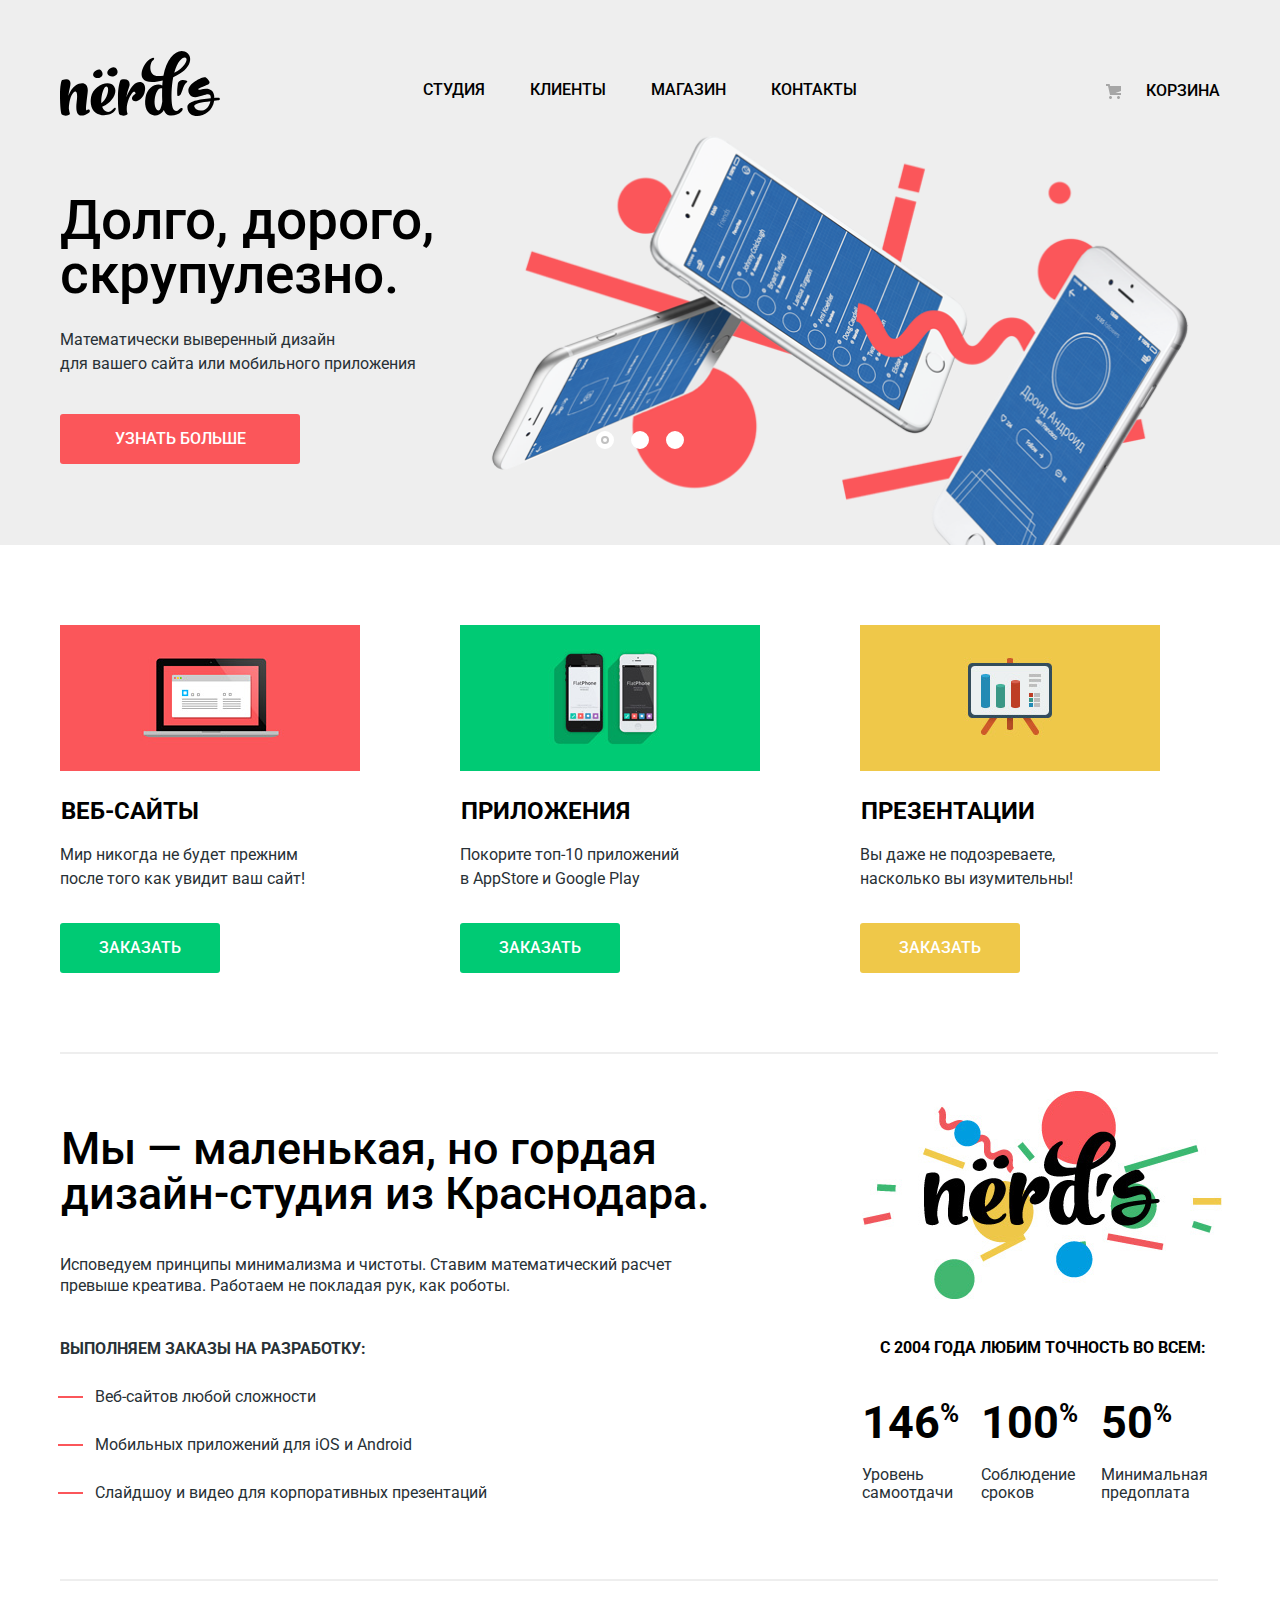
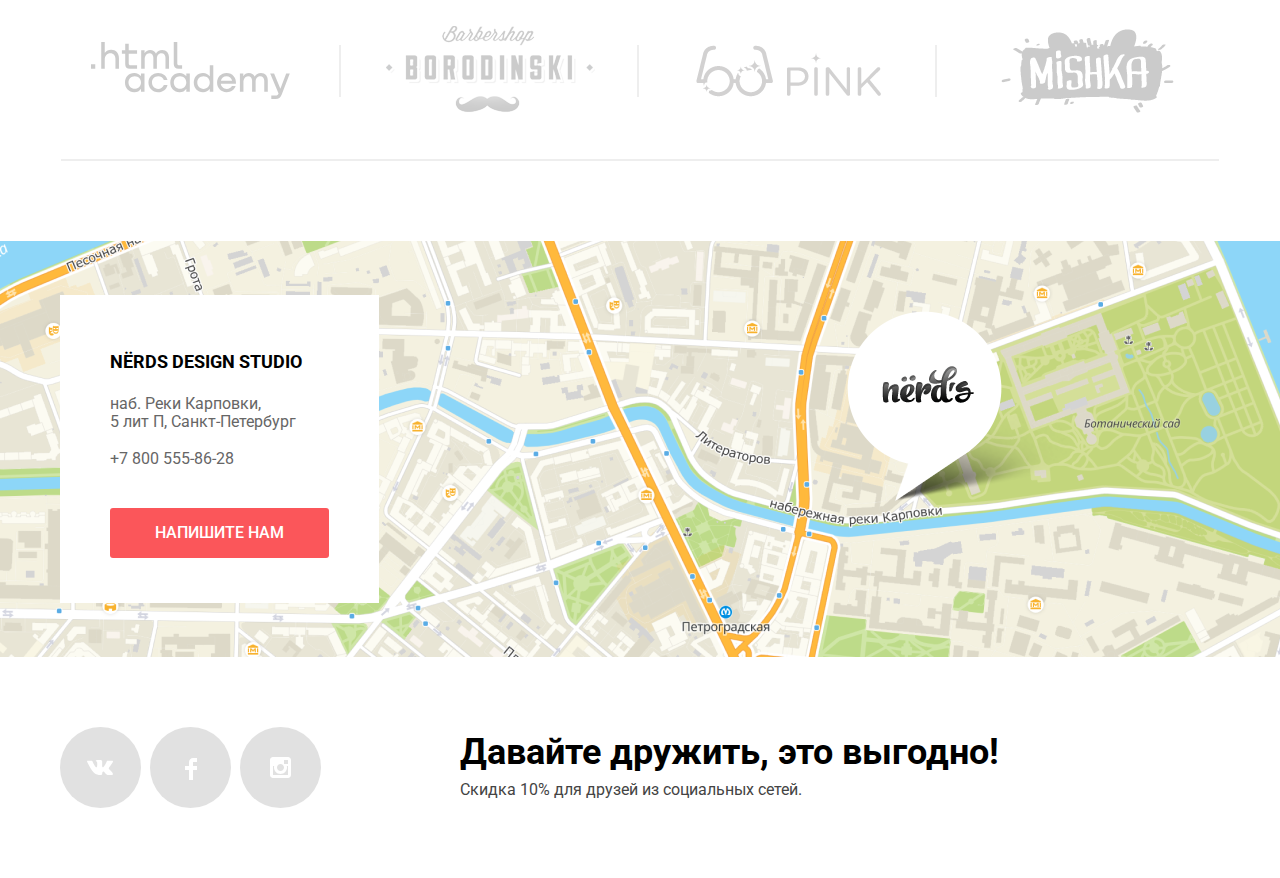
<file: index.html>
<!DOCTYPE html>
<html class="page" lang="ru">

<head>
  <meta charset="utf-8">
  <title>Нёрдс</title>
  <link rel="preconnect" href="https://fonts.gstatic.com">
  <link href="https://fonts.googleapis.com/css2?family=Roboto:wght@400;700&display=swap" rel="stylesheet">
  <link href="normalize.css" rel="stylesheet">
  <link href="css/style.min.css" rel="stylesheet">
  <link rel="icon" href="favicon.ico">
  <link rel="icon" href="favicon/icon.svg" type="image/svg+xml">
  <link rel="apple-touch-icon" href="favicon/180.png">
  <link rel="manifest" href="manifest.webmanifest">
</head>

<body class="page-body">
  <header class="header">
    <div class="header__inner container">
      <a href="index.html" class="logo">
        <img src="img/nerds-logo.svg" alt="Логотип компании" class="logo__img" height="160" width="65">
      </a>
      <nav class="menu">
        <ul class="menu__list">
          <li class="menu__item">
            <a href="blank.html" class="menu__link">Студия</a>
          </li>
          <li class="menu__item">
            <a href="blank.html" class="menu__link">Клиенты</a>
          </li>
          <li class="menu__item">
            <a href="catalog.html" class="menu__link">Магазин</a>
          </li>
          <li class="menu__item">
            <a href="blank.html" class="menu__link">Контакты</a>
          </li>
        </ul>
      </nav>
      <div class="cart">
        <a href="blank.html" class="cart__link">Корзина</a>
      </div>
    </div>
  </header>
  <main>

    <h1 class="visually-hidden">Дизайн-студия Nёrds</h1>
    <div class="div-slider">
      <section class="slider container">
        <h2 class="visually-hidden">Слайдер</h2>
        <figure class="slide slide--current">
          <figcaption>
            <h3>Долго, дорого, скрупулезно.</h3>
            <p>
              Математически выверенный дизайн <br>
              для вашего сайта или мобильного приложения
            </p>
            <a href="blank.html" class="button">Узнать больше</a>
          </figcaption>
          <img class="nerds-slide-img" src="img/nerds-index-slide1.png" width="760" height="431" alt="Слайд 1">
        </figure>

        <figure class="slide">
          <figcaption>
            <h3 class="h-slide2">Любим математику <br>
              как никто другой</h3>
            <p>Никакого креатива, только математические формулы для расчета идеальных пропорций</p>
            <a href="blank.html" class="button">Узнать больше</a>
          </figcaption>
          <img src="img/nerds-index-slide2.png" width="760" height="431" alt="Слайд 2">
        </figure>

        <figure class="slide">
          <figcaption>
            <h3>Только ночь,<br>
              только хардкор</h3>
            <p>Работать днем, как все? Мы против этого.<br>
              Ближе к полуночи работа только начинается.</p>
            <a href="blank.html" class="button">Узнать больше</a>
          </figcaption>
          <img src="img/nerds-index-slide3.png" width="760" height="431" alt="Слайд 3">
        </figure>
        <div class="slider-controls">
          <button type="button" class="current" aria-label="Переключите на первый слайд"></button>
          <button type="button" aria-label="Переключите на второй слайд"></button>
          <button type="button" aria-label="Переключите на третий слайд"></button>
        </div>
      </section>
    </div>


    <section class="services container">
      <h2 class="visually-hidden">Услуги</h2>
      <ul class="services-list">
        <li class="services-item">
          <a class="services-img">
            <img src="img/illustration-1.png" width="300" height="146" alt="Иллюстрация к веб-сайтам">
          </a>
          <h3 class="services_h">ВЕБ-САЙТЫ</h3>
          <p class="services_p">Мир никогда не будет прежним после того как увидит ваш сайт!</p>
          <a href="blank.html" class="button button-services services-button1">ЗАКАЗАТЬ</a>
        </li>

        <li class="services-item">
          <a class="services-img">
            <img src="img/illustration-2.png" width="300" height="146" alt="Иллюстрация к приложениям">
          </a>
          <h3 class="services_h">ПРИЛОЖЕНИЯ</h3>
          <p class="services_p">Покорите топ-10 приложений<br>
             в AppStore и Google Play</p>
          <a href="blank.html" class="button button-services services-button2" >ЗАКАЗАТЬ</a>
        </li>
        <li class="services-item">
          <a class="services-img">
            <img src="img/illustration-3.png" width="300" height="146" alt="Иллюстрация к презентациям">
          </a>
          <h3 class="services_h">ПРЕЗЕНТАЦИИ</h3>
          <p class="services_p">Вы даже не подозреваете, насколько вы изумительны!</p>
          <a href="blank.html" class="button button-services services-button3">ЗАКАЗАТЬ</a>
        </li>
      </ul>
    </section>
    <section class="about-company-section container">
      <div class="about-company">
        <h2 class="slogan">Мы — маленькая, но гордая дизайн-студия из Краснодара.</h2>
        <p class="about-company_p">Исповедуем принципы минимализма и чистоты. Ставим математический расчет превыше креатива. Работаем не
          покладая рук, как роботы.</p>

        <p class="benefits">Выполняем заказы на разработку:</p>
        <ul class="benefits-list">
          <li class="benefits-item">Веб-сайтов любой сложности</li>
          <li class="benefits-item">Мобильных приложений для iOS и Android</li>
          <li class="benefits-item">Слайдшоу и видео для корпоративных презентаций</li>
        </ul>
      </div>
      <div class="working-conditions">
        <h2 class="visually-hidden">Условия работы</h2>
        <img class="nerds-illustration" src="img/nerds-illustration.jpg" width="360" height="208" alt="Иллюстрация о
        компании">
        <h3 class="working-conditions-header">с 2004 года любим
          точность во всем:</h3>
        <dl class="about-company-list">
          <dt class="about-company-item">146<span class="about-company-span">%</span></dt>
          <dd class="about-company-definition">Уровень самоотдачи</dd>

          <dt class="about-company-item">100<span class="about-company-span">%</span></dt>
          <dd class="about-company-definition">Соблюдение сроков</dd>

          <dt class="about-company-item">50<span class="about-company-span">%</span></dt>
          <dd class="about-company-definition">Минимальная предоплата</dd>
        </dl>
      </div>
    </section>

    <section class="clients-section container" aria-label="Список наших клиентов">
      <h2 class="visually-hidden">Клиенты</h2>
      <a class="clients" href="https://htmlacademy.ru/intensive/htmlcss">
        <img class="img-clients img-clients-academy" src="img/htmlacademy.svg" width="199" height="57" alt="Логотип htmlacademy">
      </a>
      <a class="clients">
        <img class="img-clients" src="img/borodinskiy.svg" width="209" height="90" alt="Логотип Бородинский">
      </a>
      <a class="clients">
        <img class="img-clients" src="img/pink.svg" width="185" height="52" alt="Логотип Pink">
      </a>
      <a class="clients">
        <img class="img-clients img-clients-mishka" src="img/mishka.svg" width="173" height="84" alt="Логотип Mishka">
      </a>
    </section>
  </main>
  <footer class="page-footer main-footer">
    <section class="contacts">
      <h2 class="visually-hidden">Контакты</h2>

      <figure class="contacts-figure">
        <figcaption class="contacts-figcaption">
          <h3>NЁRDS DESIGN STUDIO</h3>
          <p class="address">наб. Реки Карповки,<br>
           5 лит П, Санкт-Петербург</p>
          <a class="contacts-phone" aria-label="Позвоните нам по телефону" href="tel:+78005558628">+7 800 555-86-28</a>
          <a href="blank.html" class="button button-write">НАПИШИТЕ НАМ</a>
        </figcaption>
        <iframe class="map" src="https://www.google.com/maps/embed?pb=!1m14!1m12!1m3!1d1996.8178647588418!2d30.31519231582784!3d59.9683446666643!2m3!1f0!2f0!3f0!3m2!1i1024!2i768!4f13.1!5e0!3m2!1sru!2sru!4v1626436543969!5m2!1sru!2sru"
        width="1440" height="416" style="border:0;" allowfullscreen="" loading="lazy">
      </iframe>
      </figure>
    </section>
    <section class="footer-social container">

      <ul class="social-list">
        <li>
          <a class="social-button social-button--vk" href="blank.html" aria-label="Мы вконтакте" >
          </a>
        </li>
        <li>
          <a class="social-button social-button--fb" href="blank.html" aria-label="Мы на фейсбуке" >
          </a>
        </li>
        <li>
          <a class="social-button social-button--insta" href="blank.html" aria-label="Мы в инстаграме" >
          </a>
        </li>
      </ul>
      <div>
        <h3>Давайте дружить, это выгодно!</h3>
        <p>Скидка 10% для друзей из социальных сетей.</p>
      </div>
    </section>
  </footer>

  <section class="popup">
    <h3 class="popup-h">Напишите нам</h3>
    <p class="popup-item-p">
      <label for="popup-name">Ваше имя:</label>
      <input class="popup-name" id="popup-name" type="text" name="name" placeholder="Имя Фамилия">
    </p>
    <p class="popup-item-p">
      <label for="popup-email">Ваш email:</label>
      <input class="popup-name" id="popup-email" type="email" name="email" placeholder="email@example.com">
    </p>
    <p class="popup-item-text">
      <label for="popup-letter">Текст письма:</label>
      <textarea class="popup-letter" id="popup-letter" name="letter" placeholder="В свободной форме">
        </textarea>
    </p>
    <button class="button popup-button" type="submit">Отправить</button>
    <button class="popup-close" aria-label="Закрыть окно">
    </button>
  </section>
</body>

</html>
</file>
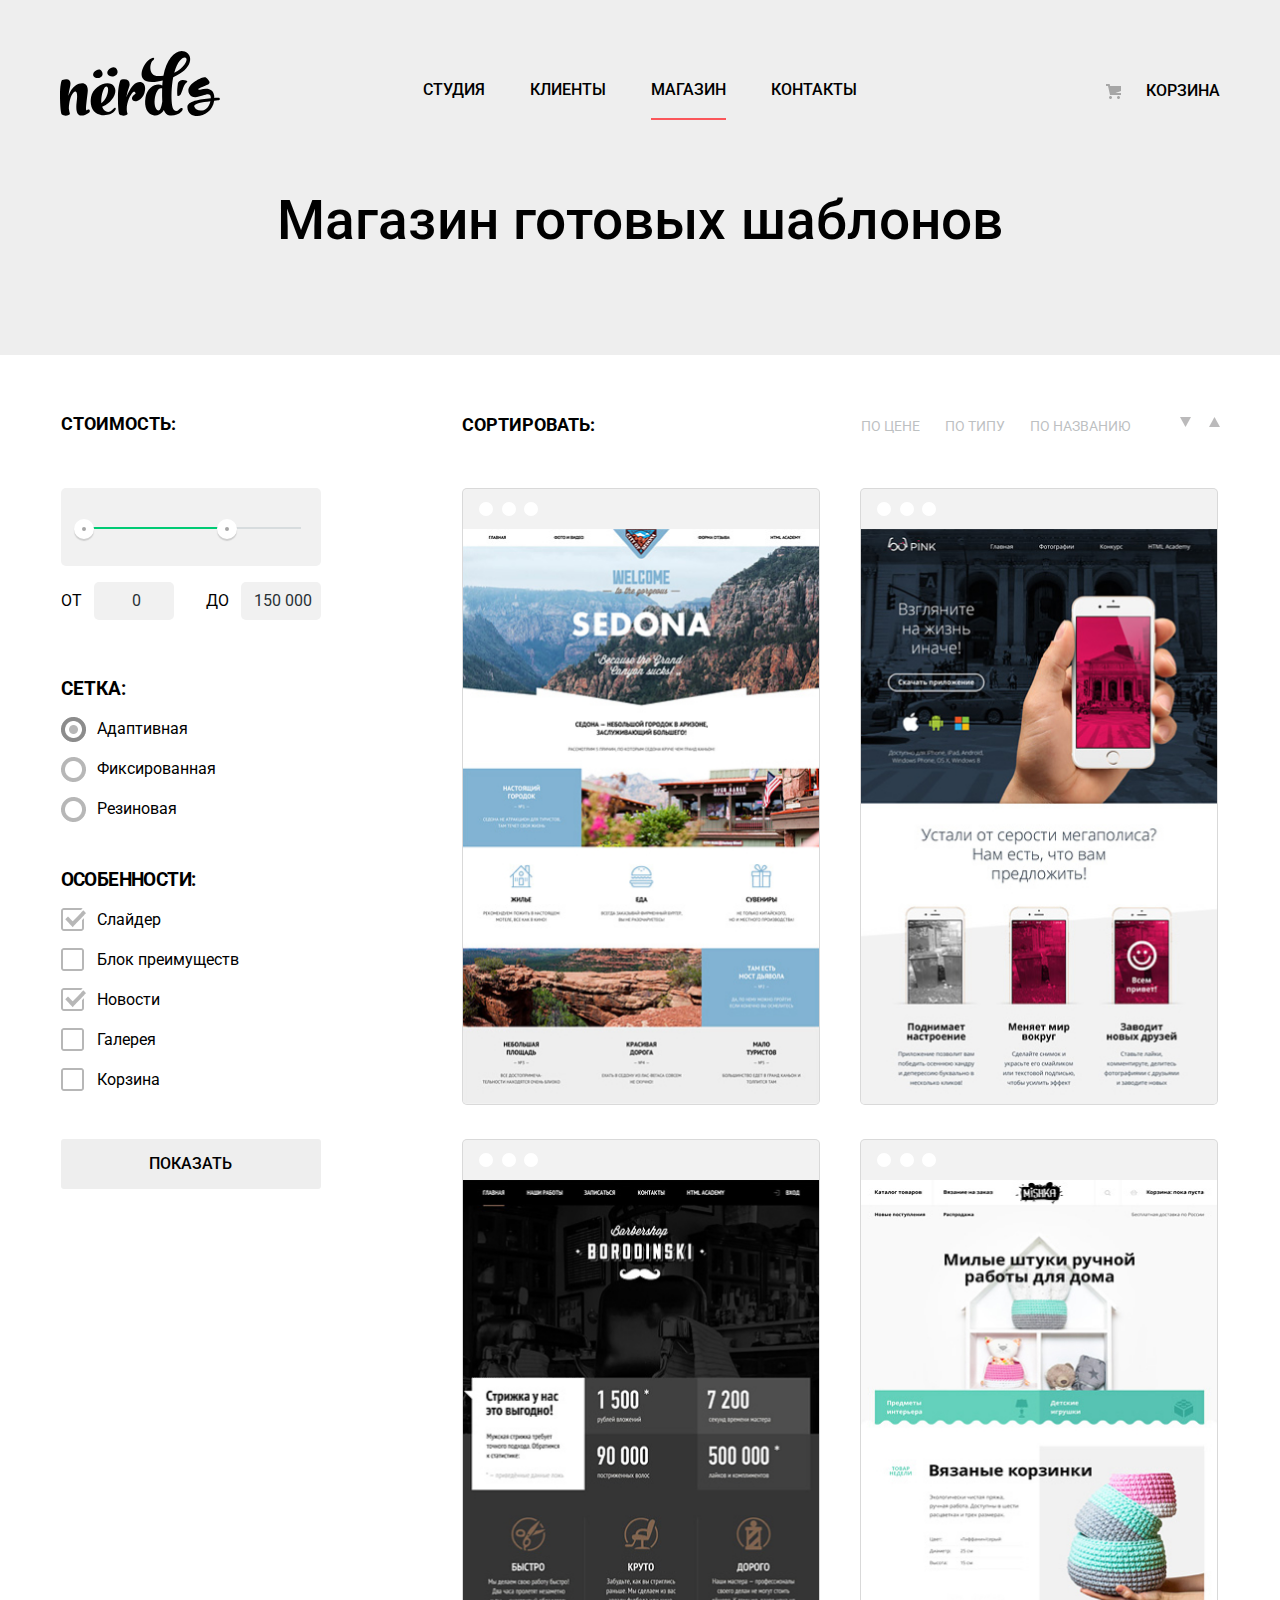
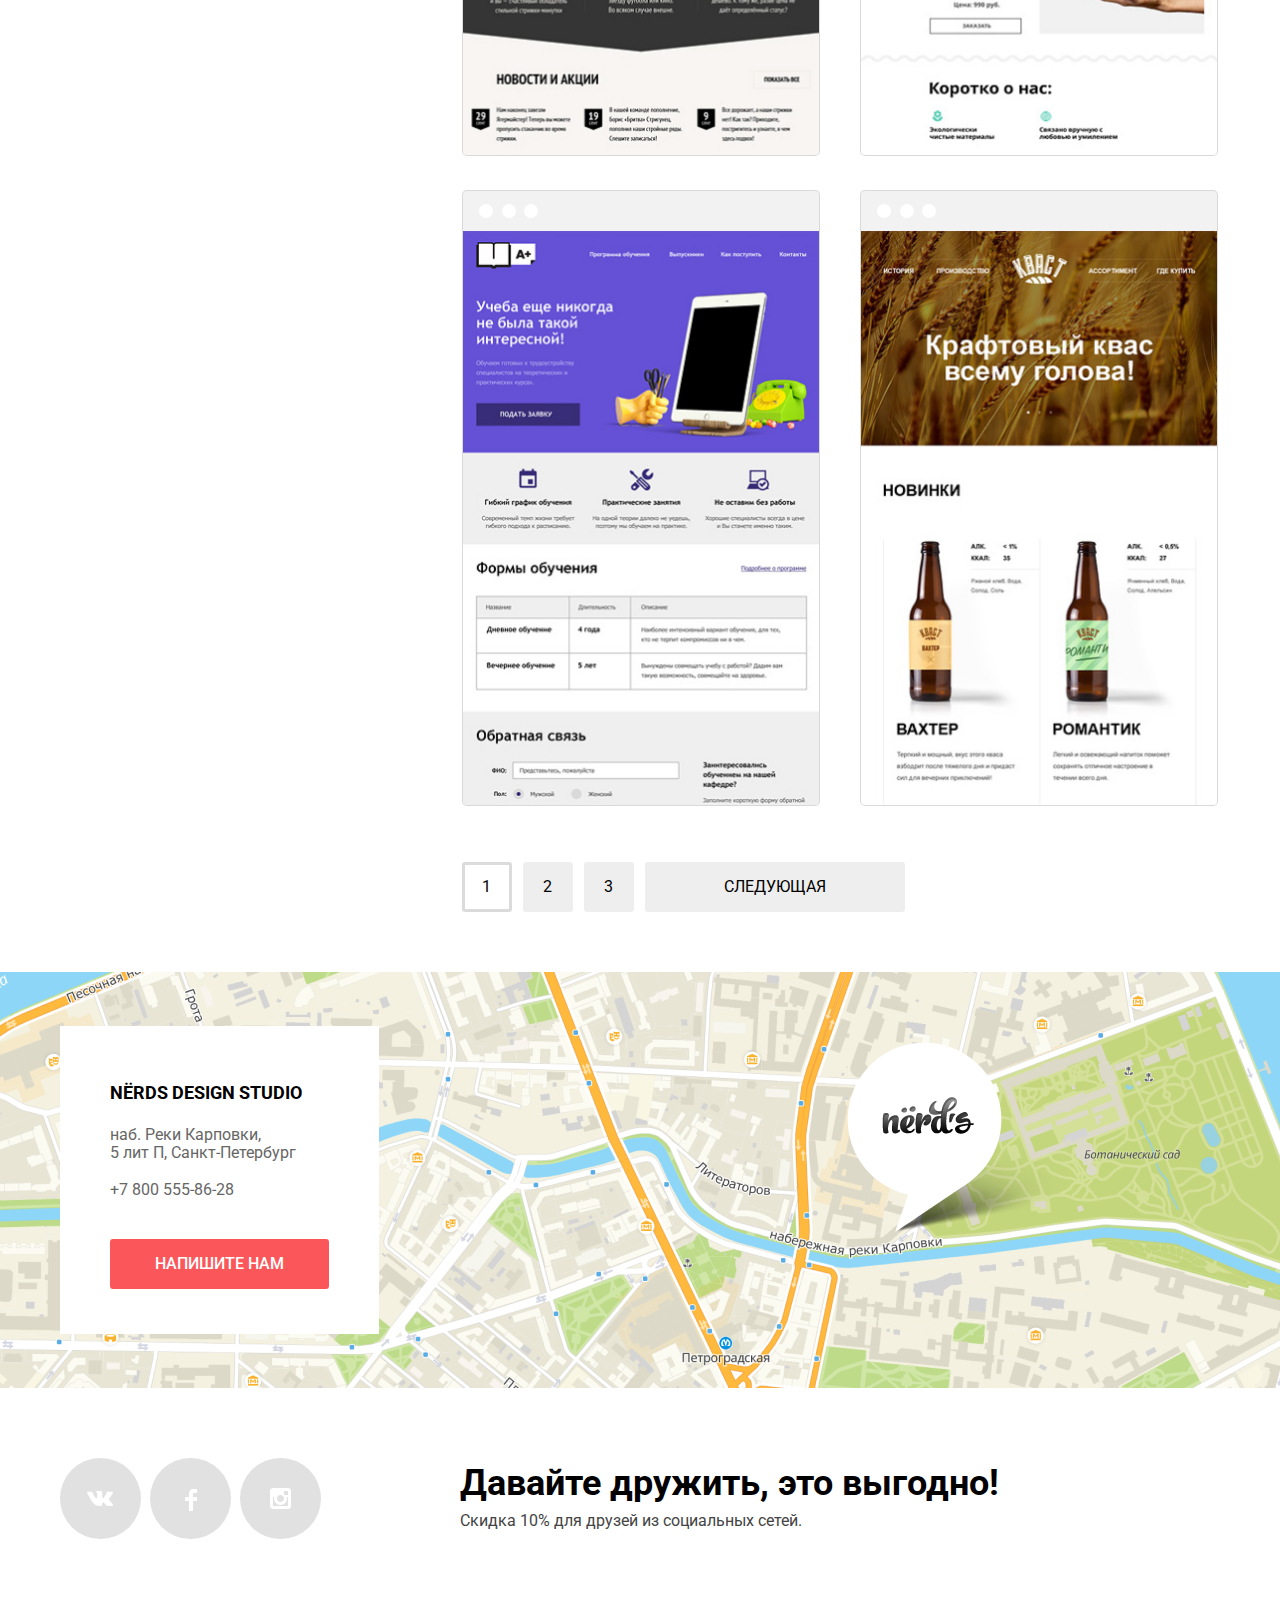
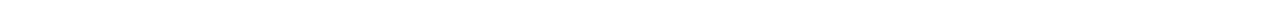
<file: catalog.html>
<!DOCTYPE html>
<html lang="ru">

<head>
  <meta charset="utf-8">
  <title>Нёрдс</title>
  <link rel="preconnect" href="https://fonts.gstatic.com">
  <link href="https://fonts.googleapis.com/css2?family=Roboto:wght@400;700&display=swap" rel="stylesheet">
  <link href="normalize.css" rel="stylesheet">
  <link href="css/style.min.css" rel="stylesheet">
  <link rel="icon" href="favicon.ico">
  <link rel="icon" href="favicon/icon.svg" type="image/svg+xml">
  <link rel="apple-touch-icon" href="favicon/180.png">
  <link rel="manifest" href="manifest.webmanifest">
</head>

<body class="page-body">
  <header class="header">
    <div class="header__inner container">
      <a href="index.html" class="logo">
        <img src="img/nerds-logo.svg" alt="Логотип компании" class="logo__img" height="160" width="65">
      </a>
      <nav class="menu">
        <ul class="menu__list">
          <li class="menu__item">
            <a href="blank.html" class="menu__link">Студия</a>
          </li>
          <li class="menu__item">
            <a href="blank.html" class="menu__link">Клиенты</a>
          </li>
          <li class="menu__item">
            <a href="catalog.html" class="menu__link menu__link_active">Магазин</a>
          </li>
          <li class="menu__item">
            <a href="blank.html" class="menu__link">Контакты</a>
          </li>
        </ul>
      </nav>
      <div class="cart">
        <a href="blank.html" class="cart__link">Корзина</a>
      </div>
    </div>
  </header>

  <div class="title">
    <div class="container">
      <h1>
        Магазин готовых шаблонов
      </h1>
    </div>
  </div>
  <main class="page-catalog">
    <section class="sorting">
      <h3 class="sorting-header">Сортировать:</h3>
      <ul class="sorting-list">
        <li><a class="sorting-link sorting-link--active" href="#">По цене</a></li>
        <li><a class="sorting-link" href="#">По типу </a></li>
        <li><a class="sorting-link" href="#">По названию</a></li>
        <li><a class="sorting-link icon-down-dir" href="#" aria-label="Сортировать вниз"></a></li>
        <li><a class="sorting-link icon-up-dir" href="#" aria-label="Сортировать наверх"></a></li>
      </ul>
    </section>
    <section class="filters">
      <h2 class="visually-hidden">Фильтр товаров</h2>
      <form method="get" action="https://echo.htmlacademy.ru">
        <fieldset class="filter-item">
          <legend class="filters-header">Стоимость:</legend>
          <div class="range-filter">
            <div class="range-controls">
              <div class="scale">
                <div class="bar"></div>
              </div>
              <div class="toggle toggle-min" aria-label="Диапозон цен от" tabindex="0" style="left: 5%"></div>
              <div class="toggle toggle-max" aria-label="Диапозон цен до" tabindex="0" style="
              left: 60%"></div>
            </div>
            <div class="price-controls">
              <label class="min-price">
                от <input type="text" aria-label="Выбрать цену от" name="min-price" value="0">
              </label>
              <label class="max-price">
                до <input type="text" aria-label="Выбрать цену от" name="max-price" value="150 000">
              </label>
            </div>
          </div>
        </fieldset>
        <h3 class="filters-header" aria-label="Выбрать сетку сайта">Сетка:</h3>
        <ul class="filters-list radio">
          <li class="filters-li">
            <input class="visually-hidden filter-input-radio" type="radio" value="adaptive" name="grid" id="adaptive"
              checked>
            <label for="adaptive">Адаптивная</label>
          </li>
          <li class="filters-li">
            <input class="visually-hidden filter-input-radio" type="radio" value="fixed" name="grid" id="fixed">
            <label for="fixed">Фиксированная</label>
          </li>
          <li class="filters-li">
            <input class="visually-hidden filter-input-radio" type="radio" value="rubber" name="grid" id="rubber">
            <label for="rubber">Резиновая</label>
          </li>
        </ul>

        <h3 class="filters-header gap-smaller" aria-label="Выбрать особенности сайта">Особенности:</h3>
        <ul class="filters-list">
          <li class="filters-li">
            <input class="input-checkbox visually-hidden" type="checkbox" name="slider" id="slider" checked>
            <label for="slider">Слайдер</label>
          </li>

          <li class="filters-li">
            <input class="input-checkbox visually-hidden" type="checkbox" name="block-of-advantages"
              id="block-of-advantages">
            <label for="block-of-advantages">Блок преимуществ</label>
          </li>

          <li class="filters-li">
            <input class="input-checkbox visually-hidden" type="checkbox" name="news" id="news" checked>
            <label for="news">Новости</label>
          </li>

          <li class="filters-li">
            <input class="input-checkbox visually-hidden" type="checkbox" name="galery" id="galery">
            <label for="galery">Галерея</label>
          </li>

          <li class="filters-li">
            <input class="input-checkbox visually-hidden" type="checkbox" name="basket" id="basket">
            <label for="basket">Корзина</label>
          </li>
        </ul>
        <button class="button button-sorting" type="submit">Показать</button>
      </form>
    </section>

    <section class="shop">
      <h2 class="visually-hidden">Демонстрация товаров</h2>
      <article class="product">
        <div class="product-details">
          <a href="blank.html">
            <h3 class="header-demonstration">Sedona</h3>
          </a>
          <p class="text-demonstration"> Информационный сайт<br>
            для туристов</p>
          <a href="blank.html" aria-label="Купить сайт" class="button button-product">9 900 &#8381;</a>
        </div>
        <a href="blank.html" class="product-link">

          <img class="img-product" src="img/img-sedona.jpg" width="358" height="578" alt="Sedona">

        </a>

      </article>

      <article class="product">
        <div class="product-details">
          <a href="blank.html">
            <h3 class="header-demonstration">Pink App</h3>
          </a>
          <p class="text-demonstration">Продуктовый лендинг приложения для iOS и Anroid</p>
          <a href="blank.html" aria-label="Купить сайт"  class="button button-product">9 900 &#8381;</a>
        </div>
        <a href="blank.html" class="product-link">
          <img src="img/img-pink.jpg" width="358" height="578" alt="Pink">
        </a>
      </article>


      <article class="product">
        <div class="product-details">
          <a href="blank.html">
            <h3 class="header-demonstration">Barbershop</h3>
          </a>
          <p class="text-demonstration">Сайт салона красоты. Для мужчин, да.</p>
          <a href="blank.html" aria-label="Купить сайт"  class="button button-product">9 900 &#8381;</a>
        </div>
        <a href="blank.html" class="product-link">
          <img src="img/img-barbershop.jpg" width="358" height="578" alt="Barbershop">
        </a>
      </article>


      <article class="product">
        <div class="product-details">
          <a href="blank.html">
            <h3 class="header-demonstration">Mishka</h3>
          </a>
          <p class="text-demonstration">Интернет-магазин вязаных игрушек</p>
          <a href="blank.html" aria-label="Купить сайт" class="button button-product">9 900 &#8381;</a>
        </div>
        <a href="blank.html" class="product-link">
          <img src="img/img-mishka.jpg" width="358" height="578" alt="Mishka">
        </a>
      </article>


      <article class="product">
        <div class="product-details">
          <a href="blank.html">
            <h3 class="header-demonstration">Aplus</h3>
          </a>
          <p class="text-demonstration">Лендинг курсов повышения квалификации</p>
          <a href="blank.html" aria-label="Купить сайт" class="button button-product" >9 900 &#8381;</a>
        </div>
        <a href="blank.html" class="product-link">
          <img src="img/img-aplus.jpg" width="358" height="578" alt="Aplus">
        </a>
      </article>


      <article class="product">
        <div class="product-details">
          <a href="blank.html">
            <h3 class="header-demonstration">Кваст</h3>
          </a>
          <p class="text-demonstration">Промо-сайт производителя крафтового кваса</p>
          <a href="blank.html" aria-label="Купить сайт" class="button button-product">9 900 &#8381;</a>
        </div>
        <a href="blank.html" class="product-link">
          <img src="img/img-kvast.jpg" width="358" height="578" alt="Кваст">
        </a>
      </article>

      <ul class="pagination">
        <li>
          <a href="blank.html" aria-label="Первая страница с сайтами" class="button-pagination pagination-current">1</a>
        </li>
        <li>
          <a href="blank.html" aria-label="Вторая страница с сайтами" class="button-pagination">2</a>
        </li>
        <li>
          <a href="blank.html" aria-label="Третья страница с сайтами" class="button-pagination">3</a>
        </li>
        <li>
          <a href="blank.html" aria-label="Следующая страница с сайтами" class="button-pagination next">Следующая</a>
        </li>
      </ul>
    </section>
  </main>
  <footer class="page-footer main-footer">
    <section class="contacts">
      <h2 class="visually-hidden">Контакты</h2>
      <figure class="contacts-figure">
        <figcaption class="contacts-figcaption">
          <h3>NЁRDS DESIGN STUDIO</h3>
          <p class="address">наб. Реки Карповки,<br>
            5 лит П, Санкт-Петербург</p>
          <a class="contacts-phone" aria-label="Позвоните нам по телефону" href="tel:+78005558628">+7 800 555-86-28</a>
          <a href="blank.html" class="button button-write">НАПИШИТЕ НАМ</a>
        </figcaption>
      <iframe class="map" src="https://www.google.com/maps/embed?pb=!1m14!1m12!1m3!1d1996.8178647588418!2d30.31519231582784!3d59.9683446666643!2m3!1f0!2f0!3f0!3m2!1i1024!2i768!4f13.1!5e0!3m2!1sru!2sru!4v1626436543969!5m2!1sru!2sru"
        width="1440" height="416" style="border:0;" allowfullscreen="" loading="lazy"></iframe>
      </figure>
    </section>
    <section class="footer-social container">

      <ul class="social-list">
        <li>
          <a class="social-button social-button--vk" href="blank.html" aria-label="Мы вконтакте" >
          </a>
        </li>
        <li>
          <a class="social-button social-button--fb" href="blank.html" aria-label="Мы на фейсбуке" >
          </a>
        </li>
        <li>
          <a class="social-button social-button--insta" href="blank.html" aria-label="Мы в инстаграме" >
          </a>
        </li>
      </ul>
      <div>
        <h3>Давайте дружить, это выгодно!</h3>
        <p>Скидка 10% для друзей из социальных сетей.</p>
      </div>
    </section>
  </footer>
</body>
</html>
</file>
<file: css/style.min.css>
:root{--basic-black:#000;--basic-white:#fff;--basic-gray:#a6a6a6;--basic-extra-dark:#283136;--basic-light-gray:#C1C1C1;--basic-gray2:rgba(255,255,255,.3);--basic-very-light-gray:#EEE;--basic-red:#FB565A;--basic-red2:#E74246;--basic-red3:#D7373B;--basic-green:#00CA74;--basic-green2:#00BC6C;--basic-green3:#00AA62;--basic-green4:#789b73;--basic-yellow:#EFC849;--basic-yellow2:#EAB534;--basic-yellow3:#E5A722;--basic-very-light-gray-2:#E1E1E1;--basic-very-dark-gray:#444;--basic-very-dark-grey-2:#666;--basic-very-dark:#283136;--basic-color1:#cfcfcf;--basic-color2:#00ca74;--basic-color3:#d7dcde;--basic-color4:#f1f1f1;--basic-color5:#4D4D4D;--basic-color6:rgba(0,0,0,.25);--basic-color7:rgba(0,0,0,.1);--basic-color8:#F2F2F2;--basic-color9:rgba(180,185,187,1);--basic-color10:rgba(215,220,222,1);--basic-color11:rgba(0,0,0,.4);--basic-color12:rgba(251,86,90,1);--basic-color13:#DBDBDB;--basic-colo14:rgba(40,49,54,1);--basic-color15:#f1f1f1;--basic-color16:rgba(255,255,225,0);--basic-color17:#DFDFDF;--basic-color18:#D5D5D5;--basic-color19:rgba(0,0,0,.3);--basic-color20:rgba(255,255,255,.3);--basic-color21:rgba(0,1,1,.1)}*,*::before,*::after{box-sizing:border-box}.page-body{margin:0;padding:0;font-family:Roboto,arial,sans-serif;font-size:16px;line-height:24px;font-weight:400;color:var(--basic-black);background-color:var(--basic-white);font-style:normal;min-height:100%;min-width:1183px}.container{width:1182px;margin:0 auto;padding:0 11px}a{text-decoration:none}img{max-width:100%;height:auto;display:block}.header{background-color:var(--basic-very-light-gray);padding-top:48px;min-width:1182px}.header__inner{display:flex;justify-content:space-between}.logo{min-width:160px;min-height:65px;display:flex}.logo__img{max-height:100%;min-width:100%}.menu{margin-bottom:auto;margin-top:11px;margin-left:14%;margin-right:20.5%}.menu__list{list-style:none;display:flex;align-items:center;margin-top:19px;flex-wrap:wrap}.menu__item+.menu__item{margin-left:45px}.menu__link{position:relative;font-weight:500;font-size:16px;color:var(--basic-black);display:block;text-transform:uppercase}.menu__link_active:after{position:absolute;content:"";height:2px;background-color:var(--basic-red);width:100%;left:0;bottom:-18px}.cart{display:flex;font-weight:500;font-size:16px;line-height:30px;align-items:center;text-transform:uppercase;color:var(--basic-black);margin-left:0;margin-top:13px}.cart__link{position:relative;display:flex;align-items:center;padding-left:10px}.cart__link::before{content:"";display:inline-block;width:15px;height:15px;background-image:url(../img/cart-icon.svg);background-repeat:no-repeat;background-position:0 0;margin-right:24.84px;vertical-align:top}.cart a{color:var(--basic-black);margin-top:3px}.menu__link:hover,.cart__link:hover{color:var(--basic-red2)}.menu__link:active,.menu__link:focus,.cart__link:active,.cart__link:focus{color:var(--basic-black);opacity:.3}.logo__img:hover{opacity:.7}.logo__img:active,.logo__img:focus{opacity:.3}.title{background-color:var(--basic-very-light-gray);min-height:237px;display:flex;align-items:center;min-width:1182px}.title h1{text-align:center;font-style:normal;font-weight:500;font-size:55px;line-height:55px;margin:0;margin-bottom:32px;letter-spacing:.2px}.div-slider{background-color:var(--basic-very-light-gray)}.slider-background{background-color:var(--basic-very-dark-grey-2)}.slider{background-color:var(--basic-very-light-gray);margin-top:0;margin-bottom:80px;margin:0 auto;display:grid;grid-template-areas:'slide';position:relative;z-index:1;height:427px}.slide{display:flex;grid-area:slide;margin:0;opacity:0;z-index:-5;transition:all 0.3s;width:1157px;height:427px}.slide.slide--current{opacity:1;z-index:1}.slide>figcaption{width:398px}.slide h3{display:flex;align-items:center;font-weight:500;font-size:55px;line-height:54px;margin-top:75px;margin-bottom:26px}.h-slide2{width:538px}.slide p{margin-bottom:38px;width:400px;height:49px;font-family:Roboto,arial,sans-serif;font-weight:400;font-size:16px;line-height:24px;color:var(--basic-extra-dark);display:flex;align-items:center;color:var(--basic-extra-dark);width:416px}.nerds-slide-img{display:block;padding-right:1px}.button{min-width:240px;min-height:50px;background:var(--basic-red);border-radius:3px;font-family:Roboto,arial,sans-serif;font-style:normal;font-weight:500;font-size:16px;line-height:18px;color:var(--basic-white);text-transform:uppercase;appearance:none;padding:1rem 2rem;box-sizing:border-box;border:0;display:inline-block;text-align:center;vertical-align:middle;transition:all 0.4s;cursor:pointer}.button:hover{background-color:var(--basic-red2)}.button:focus,.button:active{background-color:var(--basic-red3);color:var(--basic-gray2)}.visually-hidden{position:absolute;width:1px;height:1px;margin:-1px;border:0;padding:0;white-space:nowrap;clip-path:inset(100%);clip:rect(0 0 0 0);overflow:hidden}.slider-controls{display:flex;height:18px;padding:0;appearance:none;justify-content:center;position:absolute;bottom:96px;left:591px;transform:translateX(-50%);z-index:9;padding-left:17px}.slider-controls button{display:block;background-color:var(--basic-white);border:2px solid var(--basic-white);border-radius:50%;cursor:pointer;margin-right:17px;position:relative;width:18px;height:18px;padding:0}.current button{display:block;border:2px solid var(--basic-light-gray);border-radius:50%;cursor:pointer;left:681px;top:436px;width:8px;height:8px;position:relative}.current::after{content:"";display:block;margin:auto;width:8px;height:8px;border:2px solid var(--basic-light-gray);border-radius:50%}.services{background-color:var(--basic-white);min-width:1157px;margin-top:80px}.services-list{display:flex;flex-wrap:wrap;margin:0;padding:0;list-style:none;justify-content:flex-start}.services-item{width:300px;margin-bottom:36px}.services-item:not(:nth-child(3n-2)){margin-left:100px}.services_h{font-size:24px;line-height:30px;padding-left:1px;padding-top:1px}.services-img{font-family:Roboto,arial,sans-serif;font-weight:700;font-size:24px;line-height:30px;text-transform:uppercase;color:var(--basic-black)}.services_p{width:260px;font-weight:400;font-size:16px;line-height:24px;color:var(--basic-extra-dark);margin-top:-7px}.button-services{min-width:initial;margin-top:16px}.services-button1{width:160px;height:50px;color:var(--basic-white);appearance:none}.services-button1:link{background:var(--basic-green)}.services-button1:hover{background:var(--basic-red2)}.services-button1:focus,.services-button1:active{background:var(--basic-red3)}.services-button2{background:var(--basic-green);width:160px;height:50px;appearance:none}.services-button2:link{background:var(--basic-green)}.services-button2:hover{background:var(--basic-green2)}.services-button2:focus,.services-button2:active{background:var(--basic-green3)}.services-button3{background:var(--basic-yellow);width:160px;height:50px;appearance:none}.services-button3:link{background:var(--basic-yellow)}.services-button3:hover{background:var(--basic-yellow2)}.services-button3:focus,.services-button3:active{background:var(--basic-yellow3)}.about-company-section{display:flex;justify-content:space-between;height:413px;font-weight:500;font-size:45px;line-height:45px;color:var(--basic-black);position:relative;margin-top:80px}.about-company-section::before{content:"";position:absolute;width:1158px;height:2px;background-color:var(--basic-very-light-gray);top:-37px}.about-company-section::after{content:"";position:absolute;width:1158px;height:2px;background-color:var(--basic-very-light-gray);bottom:-79px}.slogan{font-family:Roboto,arial,sans-serif;font-style:normal;font-weight:500;font-size:45px;line-height:45px;padding-left:1px}.about-company{width:651px;height:413px}.about-company_p{font-weight:400;font-size:16px;line-height:21px;color:var(--basic-extra-dark);padding-bottom:25px}.about-company-span{font-style:normal;font-weight:700;vertical-align:super;font-size:26px;line-height:40px;color:var(--basic-black)}.benefits{font-weight:700;font-size:16px;line-height:24px;text-transform:uppercase;color:var(--basic-extra-dark)}.benefits-list{font-weight:400;font-size:16px;line-height:24px;color:var(--basic-extra-dark);list-style:none}.benefits-item{position:relative;margin-top:24px;margin-left:-5px}.benefits-item::before{content:"";position:absolute;left:-6%;top:50%;width:25px;height:2px;transform:translateY(-50%);background-color:var(--basic-color12)}.working-conditions-header{font-weight:700;font-size:16px;line-height:24px;display:flex;align-items:center;text-align:center;text-transform:uppercase;padding-top:21px;padding-left:20px}.about-company a{font-weight:700;font-size:16px;line-height:24px;text-transform:uppercase;color:var(--basic-black)}.about-company-item{font-weight:700;font-size:45px;line-height:64px;color:var(--basic-black);width:78px;height:75px}.about-company-definition{font-weight:400;font-size:16px;line-height:18px;color:var(--basic-extra-dark);width:107px;height:37px;margin:0}.about-company-list{display:flex;flex-direction:column;flex-wrap:wrap;height:112px;margin-top:31px;margin-left:2px}.working-conditions{width:360px}.nerds-illustration{width:360px;height:208px;margin-left:2px;margin-top:2px}.clients-section{display:flex;flex-wrap:wrap;margin-top:79px;background-image:url(../img/rectangle1.png);background-position:bottom,0 0;background-repeat:no-repeat;margin-bottom:80px;padding:0 14px}.img-clients{opacity:.2}.img-clients:hover{opacity:1}.img-clients:active,.img-clients:focus{opacity:.1}.clients{width:298px;height:180px;position:relative;display:grid;place-items:center}.img-clients-academy{margin-left:-24px}.img-clients-mishka{margin-right:-22px}.clients:nth-of-type(4n-3),.clients:last-of-type{width:278px}.clients:not(:nth-of-type(4n))::after{content:"";display:block;position:absolute;right:0;top:50%;transform:translateY(-50%);width:2px;height:52px;background-color:var(--basic-very-light-gray)}.contacts{margin:0 auto;min-width:1182px}.contacts-figure{display:grid;grid-template-areas:'contacts';margin:0;background-color:var(--basic-green4);background-image:url(../img/map.png);background-repeat:no-repeat;min-height:416px}.contacts-figcaption{grid-area:contacts;z-index:1;background-color:var(--basic-white);width:319px;height:308px;padding:34px 50px;margin-left:calc((100% - 1160px) / 2);margin-top:auto;margin-bottom:auto}.map{grid-area:contacts;max-width:100%}.map-img{width:100%;display:block;object-fit:cover;height:416px;background-color:var(--basic-green4)}.contacts h3{font-weight:700;font-size:18px;line-height:30px;text-transform:uppercase;color:var(--basic-black)}.address{font-weight:400;font-size:16px;line-height:18px;align-items:center;color:var(--basic-very-dark-grey-2)}.contacts-phone{font-weight:400;font-size:16px;line-height:18px;align-items:center;color:var(--basic-very-dark-grey-2)}.button-write{display:grid;min-width:219px;min-height:50px;grid-area:contacts;margin-top:37px}.main-footer{display:flex;flex-wrap:wrap}.footer-social{display:flex;min-width:1157px;height:81px;justify-content:space-between;margin:70px auto}.footer-social h3{display:inline-block;font-weight:700;font-size:36px;line-height:36px;color:var(--basic-black);margin-top:7px;margin-bottom:0;vertical-align:top}.footer-social p{display:inline-block;font-weight:400;font-size:16px;line-height:22px;color:var(--basic-very-dark-gray);margin-top:9px;vertical-align:top}.social-list{display:flex;list-style:none;justify-content:start;padding-left:0;min-width:400px;margin:0}.social-list>li+li{margin-left:9px}.social-button{display:block;width:81px;height:81px;background-color:var(--basic-very-light-gray-2);border-radius:50%}.social-button:hover{background-color:var(--basic-red2)}.social-button:active,.social-button:focus{background-color:var(--basic-red3);color:var(--basic-color20)}.social-button--vk{background-image:url(../img/vk-icon.svg);background-position:center;background-repeat:no-repeat}.social-button--fb{background-image:url(../img/fb-icon.svg);background-position:center;background-repeat:no-repeat}.social-button--insta{background-image:url(../img/insta-icon.svg);background-position:center;background-repeat:no-repeat}.popup{display:none;flex-wrap:wrap;width:960px;height:max-content;background-color:var(--basic-white);padding:100px 100px;box-shadow:0 20px 40px var(--basic-color11);right:0;margin:auto;position:relative;width:50%}.popup.active{display:flex;top:50%;left:50%;transform:translate(-50%,-50%);position:fixed;z-index:999}.popup-close{position:absolute;top:78px;right:90px;width:21px;height:21px;border:0;cursor:pointer;opacity:.3;background-image:url(../img/close-cross.svg);background-repeat:no-repeat;background-color:var(--basic-white)}.popup-close:hover{opacity:1}.popup-close:active,.popup-close:focus{opacity:.1}.popup-name{width:360px;height:50px;border:2px solid var(--basic-color10)}.popup-name:hover{border:2px solid var(--basic-color9)}.popup-name:active,.popup-name:focus{border:2px solid var(--basic-color7)}.popup-h{width:100%;height:53px;font-family:Roboto,arial,sans-serif;font-style:normal;font-weight:700;font-size:45px;line-height:53px;color:var(--basic-black)}.popup-item-p{width:50%}.popup-letter{width:760px;height:118px;border:2px solid var(--basic-color10)}.popup-letter:hover{border:2px solid var(--basic-color9)}.popup-letter:active,.popup-letter:hover{border:2px solid var(--basic-color7)}.popup-button{width:259px;height:50px}.inner-page .main-header{background-color:var(--basic-very-light-gray)}.inner-page{color:var(--basic-extra-dark);background-color:var(--basic-white)}.header-shop{width:727px;height:55px;font-family:Roboto,arial,sans-serif;font-style:normal;font-weight:500;font-size:55px;line-height:55px;color:var(--basic-black)}.page-catalog{width:1159px;display:grid;grid-template-columns:1fr 758px;grid-template-rows:auto 1fr;margin:0 auto}.sorting{display:flex}.shop{display:grid;grid-template-columns:358px 358px;gap:34px 40px;grid-column:2/-1;grid-row:2/3;margin-bottom:60px}.product{position:relative;overflow:hidden;border-radius:5px;background:var(--basic-color8);border:1px solid var(--basic-color7)}.product-link{padding-top:40px;position:relative;display:block;transition:all 0.4s}.product-link::before,.product-link::after{content:"";position:absolute;width:14px;height:14px;top:13px;left:16px;background-color:var(--basic-white);border-radius:50%}.product-link::after{left:39px;box-shadow:22px 0 0 0 var(--basic-white)}.product:hover{box-shadow:0 6px 15px var(--basic-color6);background-color:var(--basic-color5);transition:all 0.4s}.button-product{min-width:200px;min-height:50px}.product-details{position:absolute;bottom:0;padding-top:14px;padding-left:52px;padding-right:52px;padding-bottom:41px;background-color:var(--basic-very-light-gray);text-align:center;z-index:1;transform:translateY(101%);transition:all 0.4s}.product:hover .product-details{transform:translateY(0);transition:all 0.4s}.filters{width:260px;grid-row:1/3;position:relative}.filters-list{list-style:none;margin-bottom:27px;padding:0}.filters-list>li{position:relative;margin-bottom:16px;padding-left:36px}.filters-li:hover{color:var(--basic-extra-dark)}.filters-li:active,.filters-li:focus{color:var(--basic-extra-dark)}.input-checkbox+label::before{content:"";position:absolute;width:29px;height:23px;background-image:url(../img/checkbox-off.png);background-repeat:no-repeat;left:0;opacity:.4}.input-checkbox:checked+label::before{background-image:url(../img/checkbox-on.png)}.radio{position:relative}.filter-input-radio+label::before{content:"";position:absolute;width:25px;height:25px;background-image:url(../img/radio-off.png);background-repeat:no-repeat;opacity:.4;left:0}.filter-input-radio:checked+label::after{content:"";position:absolute;width:30px;height:30px;left:0;background-image:url(../img/radio-on.png);background-repeat:no-repeat;opacity:.4}.input-checkbox:focus+label::after,.input-checkbox:focus+label::before,.filter-input-radio:focus+label::after,.filter-input-radio:focus+label::before,.input-checkbox+label:hover:before,.input-checkbox+label:hover:after,.filter-input-radio+label:hover:after,.filter-input-radio+label:hover:before{opacity:1}input.filter-input-radio:disabled,input.input-checkbox:disabled{opacity:.3}.filters-current{color:var(--basic-dark)}.filter-item{margin:0;padding:0;border:0}.range-filter{width:260px;margin-top:52px}.filter-item legend{font-size:18px;line-height:24px;text-transform:uppercase;font-weight:700}.range-controls{position:relative;height:41px;margin-bottom:16px;padding-top:39px;padding-bottom:39px;padding-right:20px;padding-left:20px;background-color:var(--basic-color15);border-radius:5px}.range-controls .scale{height:2px;background:var(--basic-color3)}.range-controls .bar{width:70%;height:2px;background:var(--basic-color2)}.range-controls .toggle{position:absolute;top:31px;left:0;width:20px;height:20px;padding:0;border:8px solid var(--basic-white);background-color:var(--basic-gray);border-radius:50%;box-shadow:0 2px 1px 0 var(--basic-color1);cursor:pointer}.range-controls .toggle-min{left:18px}.range-controls .toggle-max{left:160px}input[type="number"]{-moz-appearance:textfield;-webkit-appearance:textfield;appearance:textfield}input[type="number"]::-webkit-outer-spin-button,input[type="number"]::-webkit-inner-spin-button{display:none}.price-controls{display:flex;justify-content:space-between}.price-controls label{text-transform:uppercase;font-family:Roboto,arial,sans-serif;font-size:16px}.price-controls input{width:80px;padding:10px;padding-right:5px;margin-left:8px;text-align:center;color:var(--basic-very-dark);border:0;border-radius:5px;background:var(--basic-color15);font-family:inherit;font-size:inherit}.sorting-header{min-width:134px;font-weight:700;font-size:18px;line-height:30px;text-transform:uppercase;color:var(--basic-black);margin-top:55px;margin-bottom:43px}.sorting-list{list-style:none;padding:0;height:18px;min-width:359px;font-weight:400;font-size:14px;line-height:18px;text-transform:uppercase;color:var(--basic-black);display:flex;margin-left:auto;margin-top:62px;margin-bottom:53px}.sorting-list li,.sorting-list a{color:var(--basic-colo14)}.sorting-list li+li{margin-left:25px}.sorting-list li:nth-last-child(1){margin-left:18px}.sorting-list li:nth-last-child(2){margin-left:auto}.filters-header{text-transform:uppercase;padding-top:57px;margin:0}.filters-header.gap-smaller{padding-top:20px;letter-spacing:-.6px}.filters-sorting a{text-decoration:none}.sorting-link{color:var(--basic-black);opacity:.3;position:relative}.sorting-link:hover{opacity:.6}.sorting-link:active,.sorting-link:focus{opacity:1}.icon-down-dir::before{content:"";display:inline-block;background-image:url(../img/down.svg);background-repeat:no-repeat;background-position:0 0;width:11px;height:10px;vertical-align:top}.icon-up-dir:before{content:"";display:inline-block;background-image:url(../img/up.svg);background-repeat:no-repeat;background-position:0 0;width:11px;height:10px;vertical-align:top}.button-sorting{width:260px;height:50px;margin-top:20px;background:var(--basic-very-light-gray);border-radius:3px;color:var(--basic-black);text-transform:uppercase}.button-sorting:hover{background:var(--basic-color17)}.button-sorting:active,.button-sorting:focus{background:var(--basic-color18);color:var(--basic-color19);box-shadow:inset 0 3px 0 var(--basic-color21)}.header-demonstration{font-weight:700;font-size:18px;line-height:30px;text-transform:uppercase;color:var(--basic-black)}.header-demonstration:hover{color:var(--basic-red)}.header-demonstration:active,.header-demonstration:focus{color:var(--basic-black);opacity:.3}.text-demonstration{width:255px;min-height:37px;font-weight:400;font-size:16px;line-height:18px;color:var(--basic-very-dark-grey-2)}.pagination{display:flex;list-style:none;margin:0;margin-top:22px;grid-column:1/-1;padding:0}.button-pagination{min-width:50px;min-height:50px;background:var(--basic-very-light-gray);border-radius:3px;border:0;box-sizing:border-box;padding:.6rem;display:inline-block;text-align:center;line-height:30px;vertical-align:middle;color:var(--basic-black)}.button-pagination:hover{background:var(--basic-color17)}.button-paginstion:active,.button-pagination:focus{background:var(--basic-color18);color:var(--basic-color19);box-shadow:inset 0 3px 0 var(--basic-color21)}.button-pagination.current{background:var(--basic-white);border:3px solid var(--basic-color13);box-sizing:border-box;border-radius:3px}.pagination>li+li{margin-left:11px}.pagination-current{background-color:var(--basic-white);box-shadow:inset 0 0 0 3px var(--basic-color13)}.next{width:260px;background:var(--basic-very-light-gray);border-radius:3px;text-transform:uppercase}
</file>
